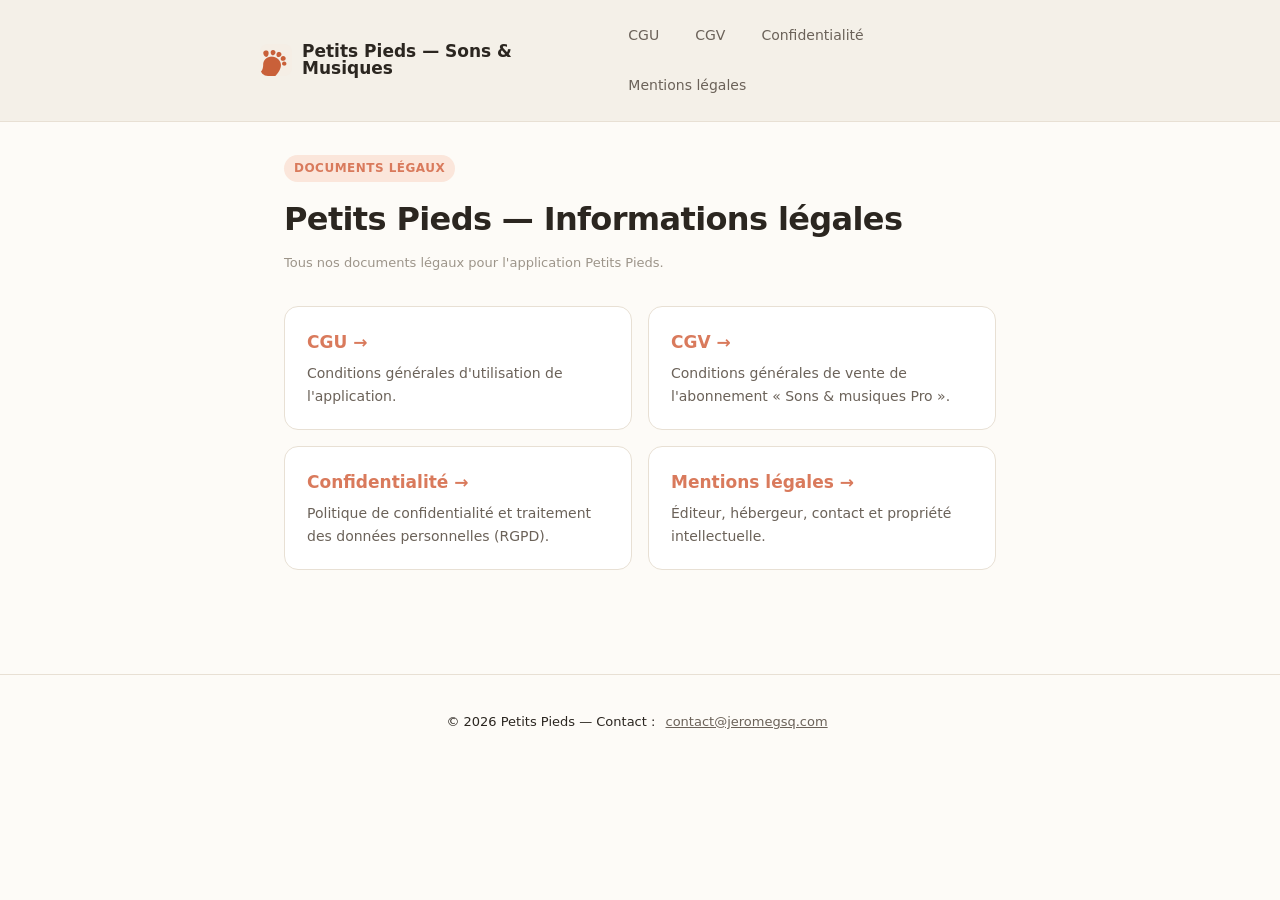
<file: index.html>
<!DOCTYPE html>
<html lang="fr">
  <head>
    <meta charset="UTF-8" />
    <meta name="viewport" content="width=device-width, initial-scale=1.0" />
    <meta name="robots" content="index, follow" />
    <title>Mentions légales — Petits Pieds</title>
    <meta name="description" content="Documents légaux de l'application Petits Pieds : CGU, CGV, politique de confidentialité et mentions légales." />
    <link rel="icon" type="image/png" href="icon.png" />
    <link rel="apple-touch-icon" href="icon.png" />
    <link rel="stylesheet" href="style.css" />
  </head>
  <body>
    <header class="site">
      <div class="wrap">
        <a class="brand" href="index.html"><img src="icon.png" alt="" /><span>Petits Pieds — Sons &amp; Musiques</span></a>
        <nav>
          <a href="cgu.html">CGU</a>
          <a href="cgv.html">CGV</a>
          <a href="confidentialite.html">Confidentialité</a>
          <a href="mentions-legales.html">Mentions légales</a>
        </nav>
      </div>
    </header>

    <main>
      <span class="kicker">Documents légaux</span>
      <h1>Petits Pieds — Informations légales</h1>
      <p class="updated">Tous nos documents légaux pour l'application Petits Pieds.</p>

      <div class="grid">
        <a class="card" href="cgu.html">
          <h3>CGU →</h3>
          <p>Conditions générales d'utilisation de l'application.</p>
        </a>
        <a class="card" href="cgv.html">
          <h3>CGV →</h3>
          <p>Conditions générales de vente de l'abonnement « Sons &amp; musiques Pro ».</p>
        </a>
        <a class="card" href="confidentialite.html">
          <h3>Confidentialité →</h3>
          <p>Politique de confidentialité et traitement des données personnelles (RGPD).</p>
        </a>
        <a class="card" href="mentions-legales.html">
          <h3>Mentions légales →</h3>
          <p>Éditeur, hébergeur, contact et propriété intellectuelle.</p>
        </a>
      </div>
    </main>

    <footer class="site">
      <p>© <span data-year>2026</span> Petits Pieds — Contact : <a href="mailto:contact@jeromegsq.com">contact@jeromegsq.com</a></p>
    </footer>

    <script src="script.js"></script>
  </body>
</html>
</file>
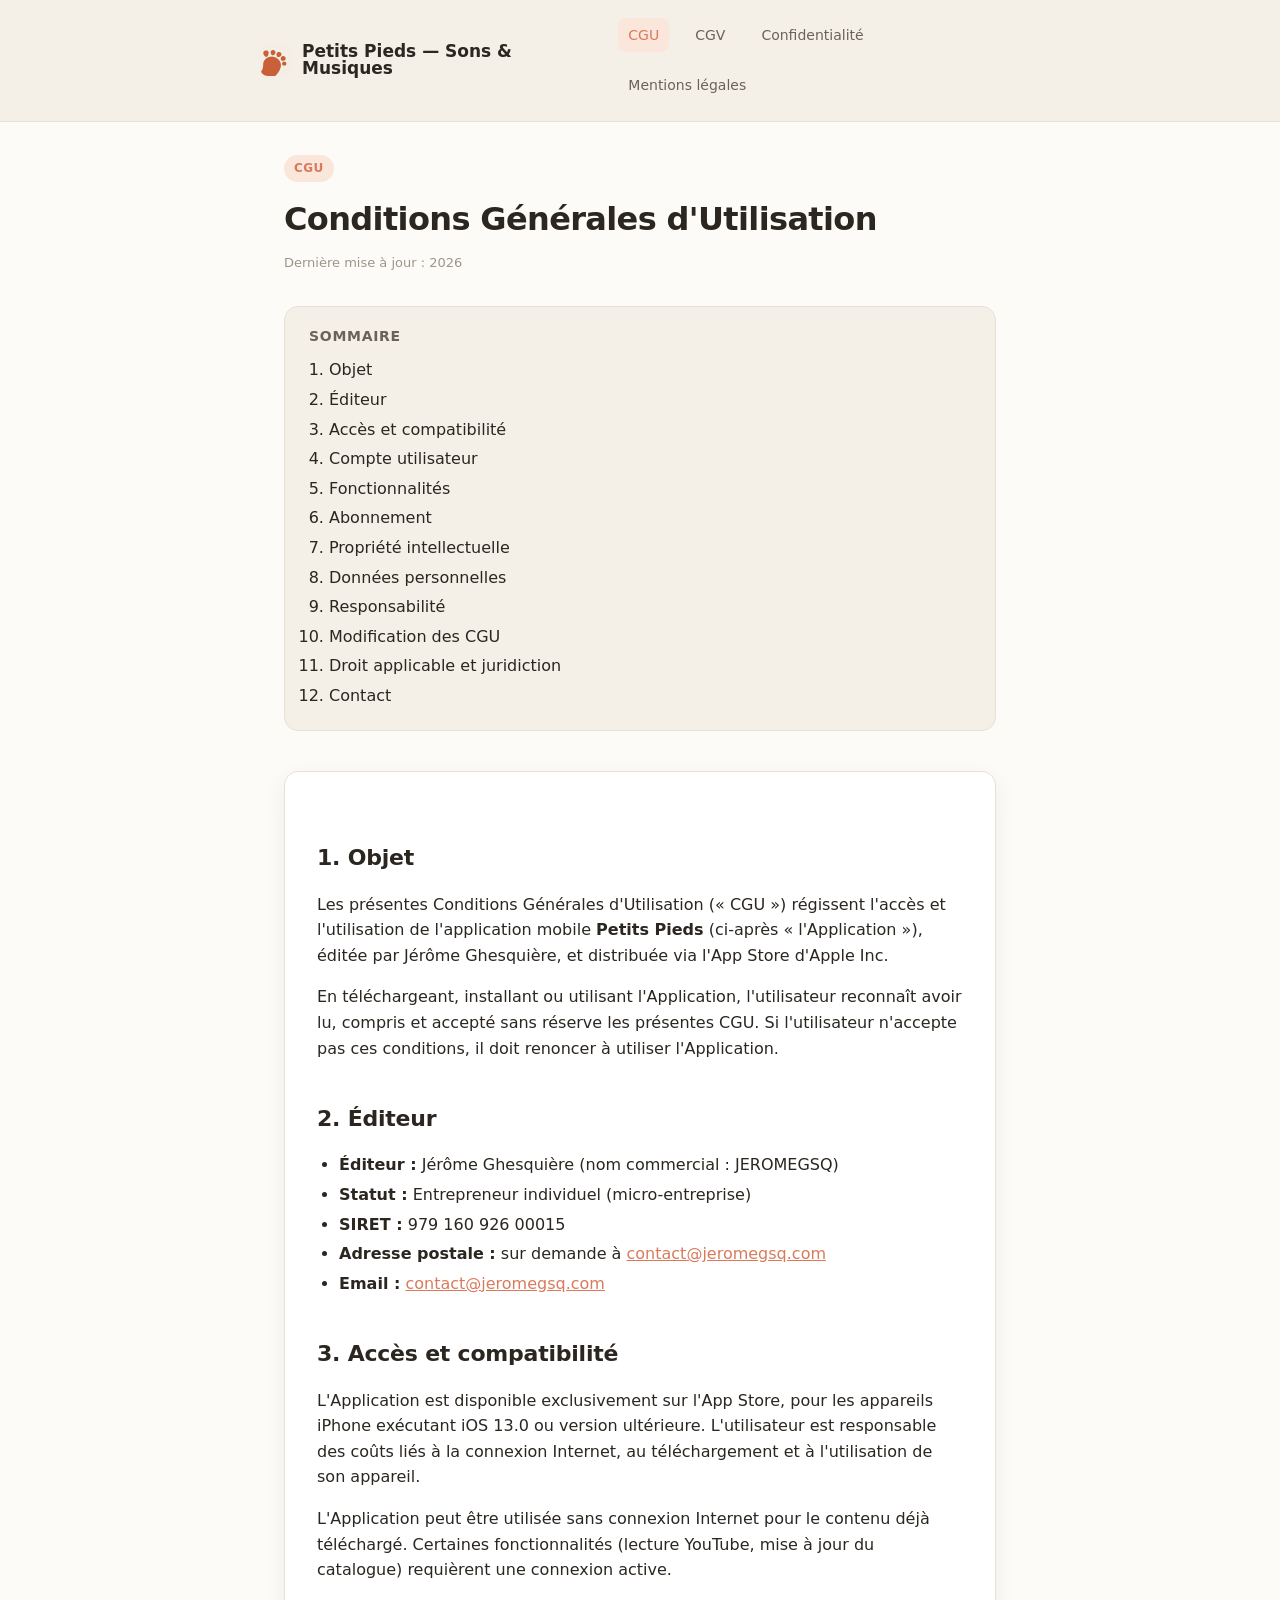
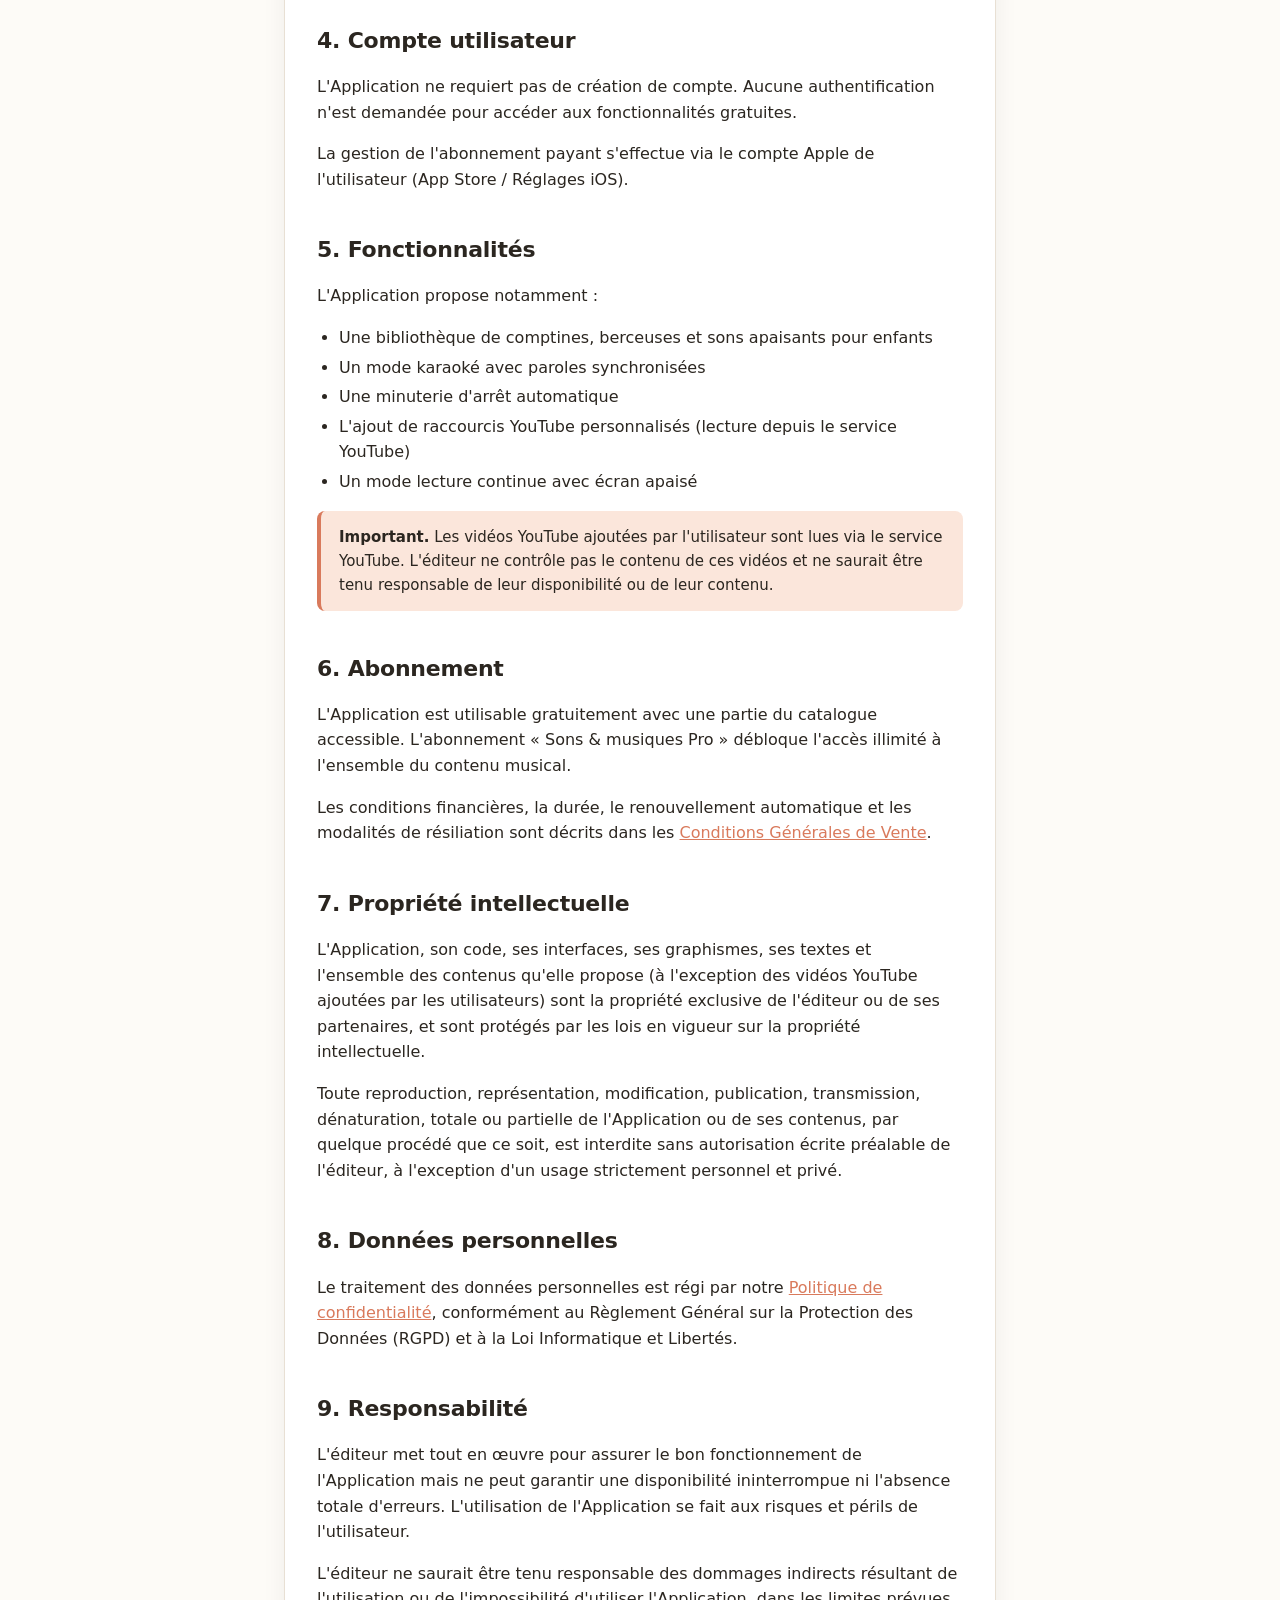
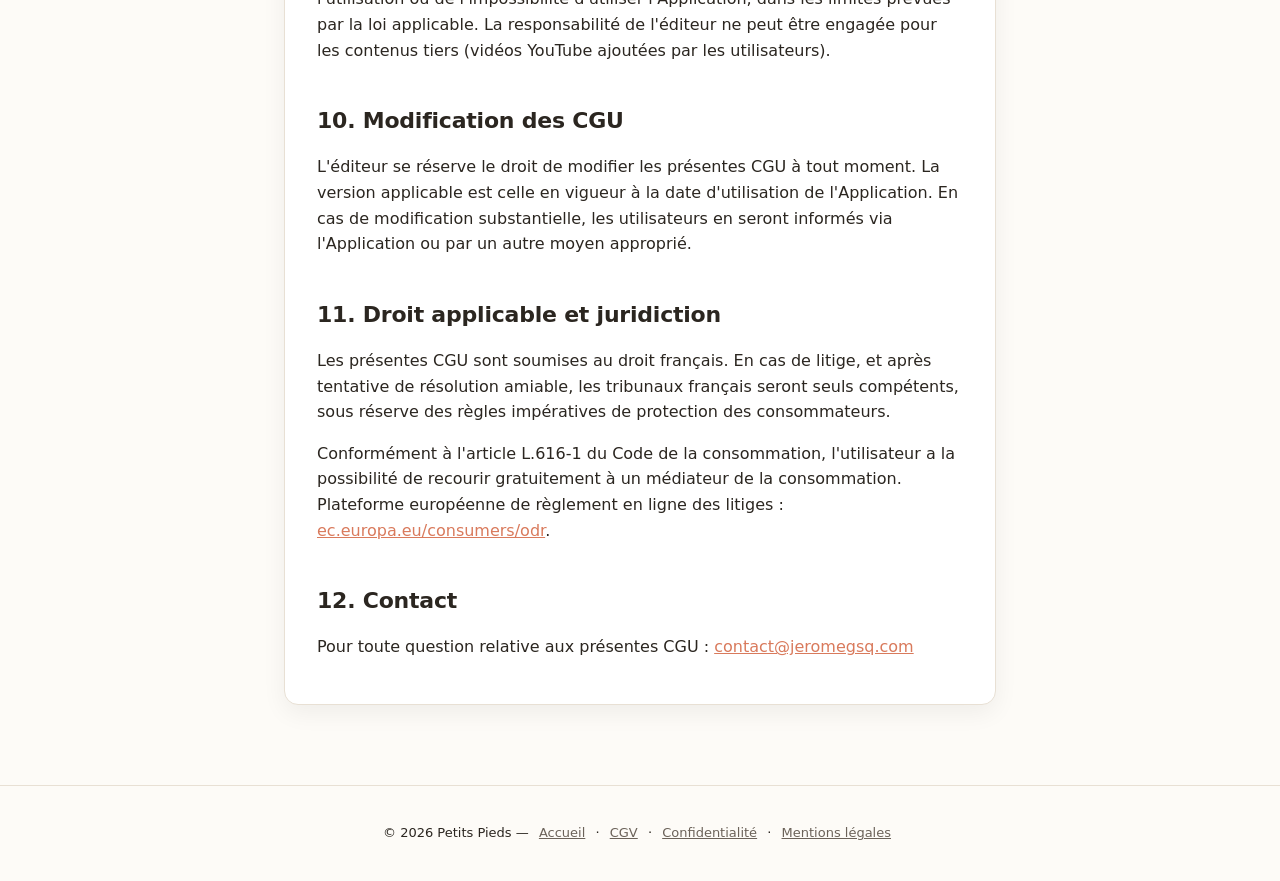
<file: cgu.html>
<!DOCTYPE html>
<html lang="fr">
  <head>
    <meta charset="UTF-8" />
    <meta name="viewport" content="width=device-width, initial-scale=1.0" />
    <title>Conditions Générales d'Utilisation — Petits Pieds</title>
    <meta name="description" content="Conditions générales d'utilisation de l'application Petits Pieds." />
    <link rel="icon" type="image/png" href="icon.png" />
    <link rel="apple-touch-icon" href="icon.png" />
    <link rel="stylesheet" href="style.css" />
  </head>
  <body>
    <header class="site">
      <div class="wrap">
        <a class="brand" href="index.html"><img src="icon.png" alt="" /><span>Petits Pieds — Sons &amp; Musiques</span></a>
        <nav>
          <a href="cgu.html">CGU</a>
          <a href="cgv.html">CGV</a>
          <a href="confidentialite.html">Confidentialité</a>
          <a href="mentions-legales.html">Mentions légales</a>
        </nav>
      </div>
    </header>

    <main>
      <span class="kicker">CGU</span>
      <h1>Conditions Générales d'Utilisation</h1>
      <p class="updated">Dernière mise à jour : <span data-year>2026</span></p>

      <nav class="toc" aria-label="Sommaire">
        <h2>Sommaire</h2>
        <ol>
          <li><a href="#objet">Objet</a></li>
          <li><a href="#editeur">Éditeur</a></li>
          <li><a href="#acces">Accès et compatibilité</a></li>
          <li><a href="#compte">Compte utilisateur</a></li>
          <li><a href="#fonctionnalites">Fonctionnalités</a></li>
          <li><a href="#abonnement">Abonnement</a></li>
          <li><a href="#propriete">Propriété intellectuelle</a></li>
          <li><a href="#donnees">Données personnelles</a></li>
          <li><a href="#responsabilite">Responsabilité</a></li>
          <li><a href="#modification">Modification des CGU</a></li>
          <li><a href="#droit">Droit applicable et juridiction</a></li>
          <li><a href="#contact">Contact</a></li>
        </ol>
      </nav>

      <article>
        <section id="objet">
          <h2>1. Objet</h2>
          <p>
            Les présentes Conditions Générales d'Utilisation (« CGU ») régissent l'accès et l'utilisation de
            l'application mobile <strong>Petits Pieds</strong> (ci-après « l'Application »), éditée par
            Jérôme Ghesquière, et distribuée via l'App Store d'Apple Inc.
          </p>
          <p>
            En téléchargeant, installant ou utilisant l'Application, l'utilisateur reconnaît avoir lu, compris
            et accepté sans réserve les présentes CGU. Si l'utilisateur n'accepte pas ces conditions, il doit
            renoncer à utiliser l'Application.
          </p>
        </section>

        <section id="editeur">
          <h2>2. Éditeur</h2>
          <ul>
            <li><strong>Éditeur :</strong> Jérôme Ghesquière (nom commercial : JEROMEGSQ)</li>
            <li><strong>Statut :</strong> Entrepreneur individuel (micro-entreprise)</li>
            <li><strong>SIRET :</strong> 979 160 926 00015</li>
            <li><strong>Adresse postale :</strong> sur demande à <a href="mailto:contact@jeromegsq.com">contact@jeromegsq.com</a></li>
            <li><strong>Email :</strong> <a href="mailto:contact@jeromegsq.com">contact@jeromegsq.com</a></li>
          </ul>
        </section>

        <section id="acces">
          <h2>3. Accès et compatibilité</h2>
          <p>
            L'Application est disponible exclusivement sur l'App Store, pour les appareils iPhone exécutant
            iOS 13.0 ou version ultérieure. L'utilisateur est responsable des coûts liés à la connexion
            Internet, au téléchargement et à l'utilisation de son appareil.
          </p>
          <p>
            L'Application peut être utilisée sans connexion Internet pour le contenu déjà téléchargé. Certaines
            fonctionnalités (lecture YouTube, mise à jour du catalogue) requièrent une connexion active.
          </p>
        </section>

        <section id="compte">
          <h2>4. Compte utilisateur</h2>
          <p>
            L'Application ne requiert pas de création de compte. Aucune authentification n'est demandée pour
            accéder aux fonctionnalités gratuites.
          </p>
          <p>
            La gestion de l'abonnement payant s'effectue via le compte Apple de l'utilisateur (App Store /
            Réglages iOS).
          </p>
        </section>

        <section id="fonctionnalites">
          <h2>5. Fonctionnalités</h2>
          <p>L'Application propose notamment :</p>
          <ul>
            <li>Une bibliothèque de comptines, berceuses et sons apaisants pour enfants</li>
            <li>Un mode karaoké avec paroles synchronisées</li>
            <li>Une minuterie d'arrêt automatique</li>
            <li>L'ajout de raccourcis YouTube personnalisés (lecture depuis le service YouTube)</li>
            <li>Un mode lecture continue avec écran apaisé</li>
          </ul>
          <div class="callout">
            <strong>Important.</strong> Les vidéos YouTube ajoutées par l'utilisateur sont lues via le service
            YouTube. L'éditeur ne contrôle pas le contenu de ces vidéos et ne saurait être tenu responsable de
            leur disponibilité ou de leur contenu.
          </div>
        </section>

        <section id="abonnement">
          <h2>6. Abonnement</h2>
          <p>
            L'Application est utilisable gratuitement avec une partie du catalogue accessible. L'abonnement
            « Sons &amp; musiques Pro » débloque l'accès illimité à l'ensemble du contenu musical.
          </p>
          <p>
            Les conditions financières, la durée, le renouvellement automatique et les modalités de résiliation
            sont décrits dans les <a href="cgv.html">Conditions Générales de Vente</a>.
          </p>
        </section>

        <section id="propriete">
          <h2>7. Propriété intellectuelle</h2>
          <p>
            L'Application, son code, ses interfaces, ses graphismes, ses textes et l'ensemble des contenus
            qu'elle propose (à l'exception des vidéos YouTube ajoutées par les utilisateurs) sont la propriété
            exclusive de l'éditeur ou de ses partenaires, et sont protégés par les lois en vigueur sur la
            propriété intellectuelle.
          </p>
          <p>
            Toute reproduction, représentation, modification, publication, transmission, dénaturation, totale
            ou partielle de l'Application ou de ses contenus, par quelque procédé que ce soit, est interdite
            sans autorisation écrite préalable de l'éditeur, à l'exception d'un usage strictement personnel et
            privé.
          </p>
        </section>

        <section id="donnees">
          <h2>8. Données personnelles</h2>
          <p>
            Le traitement des données personnelles est régi par notre
            <a href="confidentialite.html">Politique de confidentialité</a>, conformément au Règlement Général
            sur la Protection des Données (RGPD) et à la Loi Informatique et Libertés.
          </p>
        </section>

        <section id="responsabilite">
          <h2>9. Responsabilité</h2>
          <p>
            L'éditeur met tout en œuvre pour assurer le bon fonctionnement de l'Application mais ne peut
            garantir une disponibilité ininterrompue ni l'absence totale d'erreurs. L'utilisation de
            l'Application se fait aux risques et périls de l'utilisateur.
          </p>
          <p>
            L'éditeur ne saurait être tenu responsable des dommages indirects résultant de l'utilisation ou de
            l'impossibilité d'utiliser l'Application, dans les limites prévues par la loi applicable. La
            responsabilité de l'éditeur ne peut être engagée pour les contenus tiers (vidéos YouTube ajoutées
            par les utilisateurs).
          </p>
        </section>

        <section id="modification">
          <h2>10. Modification des CGU</h2>
          <p>
            L'éditeur se réserve le droit de modifier les présentes CGU à tout moment. La version applicable
            est celle en vigueur à la date d'utilisation de l'Application. En cas de modification
            substantielle, les utilisateurs en seront informés via l'Application ou par un autre moyen
            approprié.
          </p>
        </section>

        <section id="droit">
          <h2>11. Droit applicable et juridiction</h2>
          <p>
            Les présentes CGU sont soumises au droit français. En cas de litige, et après tentative de
            résolution amiable, les tribunaux français seront seuls compétents, sous réserve des règles
            impératives de protection des consommateurs.
          </p>
          <p>
            Conformément à l'article L.616-1 du Code de la consommation, l'utilisateur a la possibilité de
            recourir gratuitement à un médiateur de la consommation. Plateforme européenne de règlement en
            ligne des litiges :
            <a href="https://ec.europa.eu/consumers/odr" target="_blank" rel="noopener">ec.europa.eu/consumers/odr</a>.
          </p>
        </section>

        <section id="contact">
          <h2>12. Contact</h2>
          <p>
            Pour toute question relative aux présentes CGU :
            <a href="mailto:contact@jeromegsq.com">contact@jeromegsq.com</a>
          </p>
        </section>
      </article>
    </main>

    <button id="back-to-top" aria-label="Retour en haut" title="Retour en haut">↑</button>

    <footer class="site">
      <p>
        © <span data-year>2026</span> Petits Pieds —
        <a href="index.html">Accueil</a> ·
        <a href="cgv.html">CGV</a> ·
        <a href="confidentialite.html">Confidentialité</a> ·
        <a href="mentions-legales.html">Mentions légales</a>
      </p>
    </footer>

    <script src="script.js"></script>
  </body>
</html>
</file>
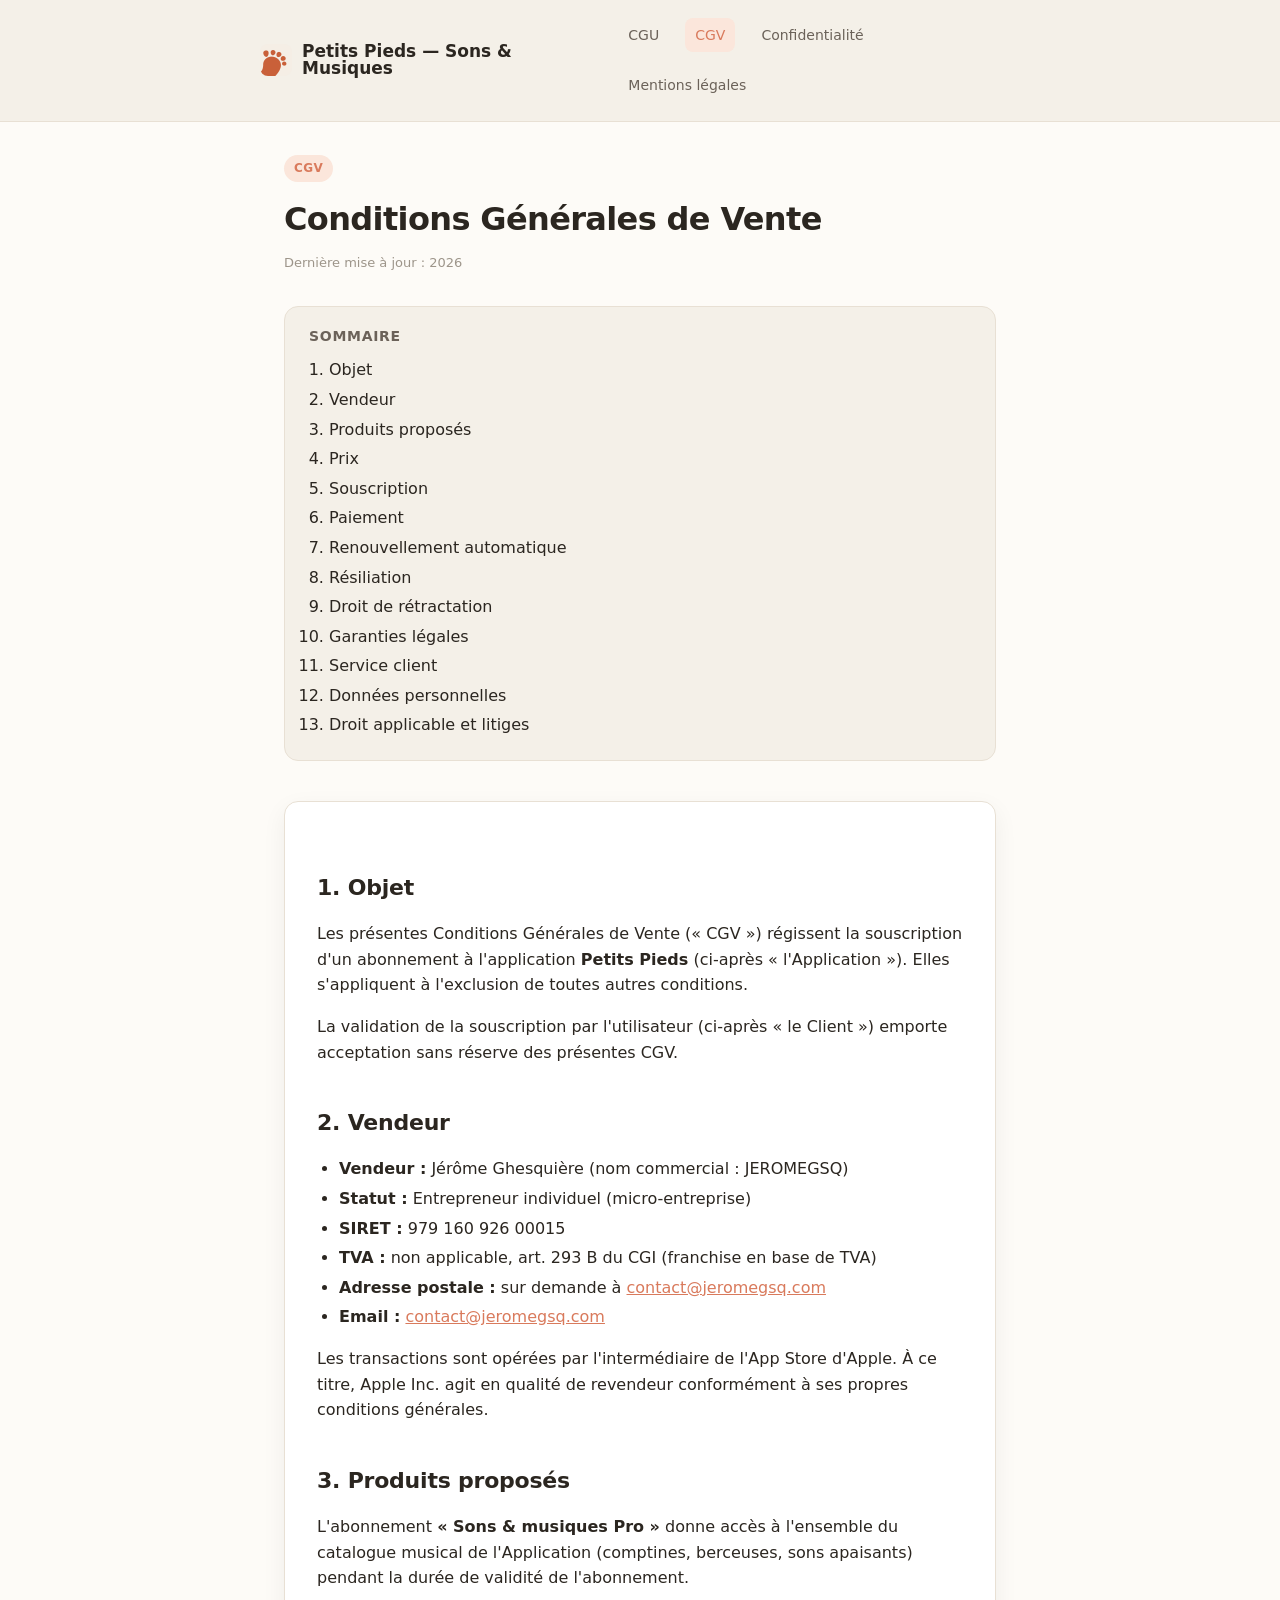
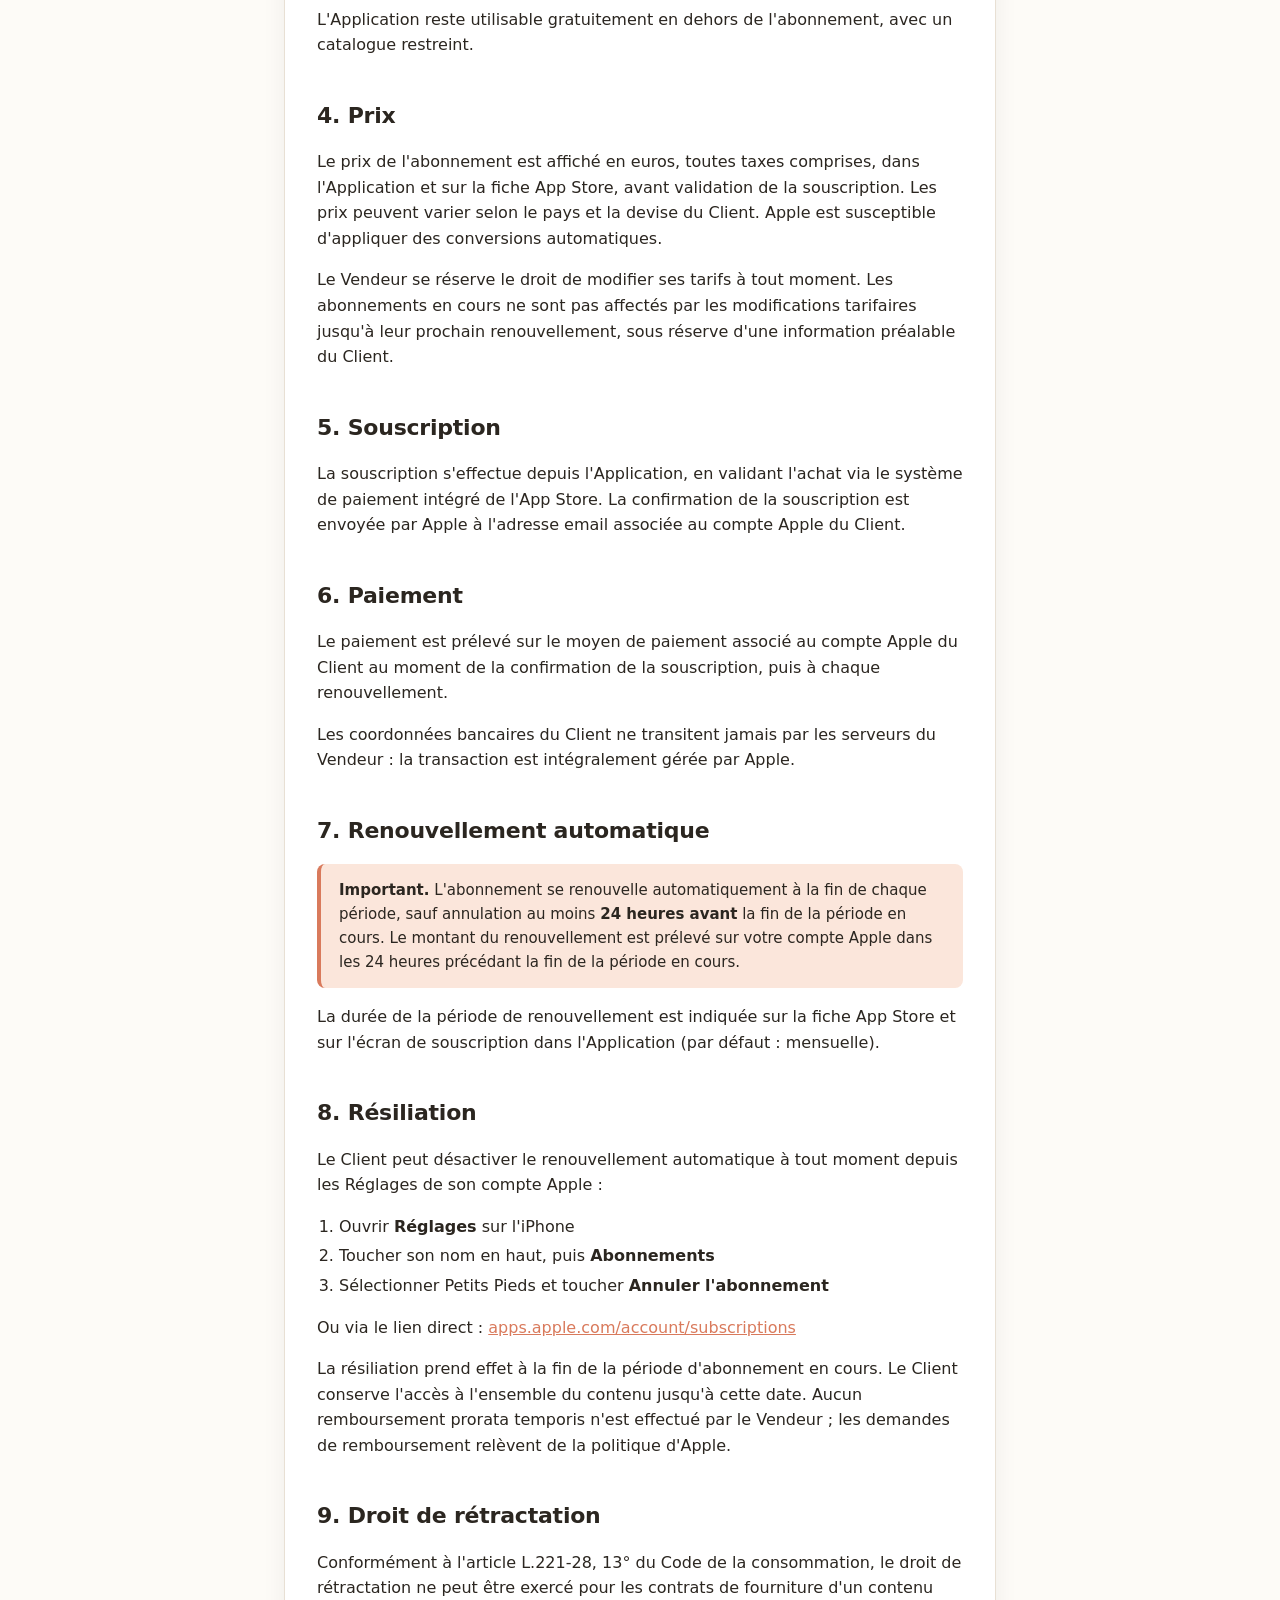
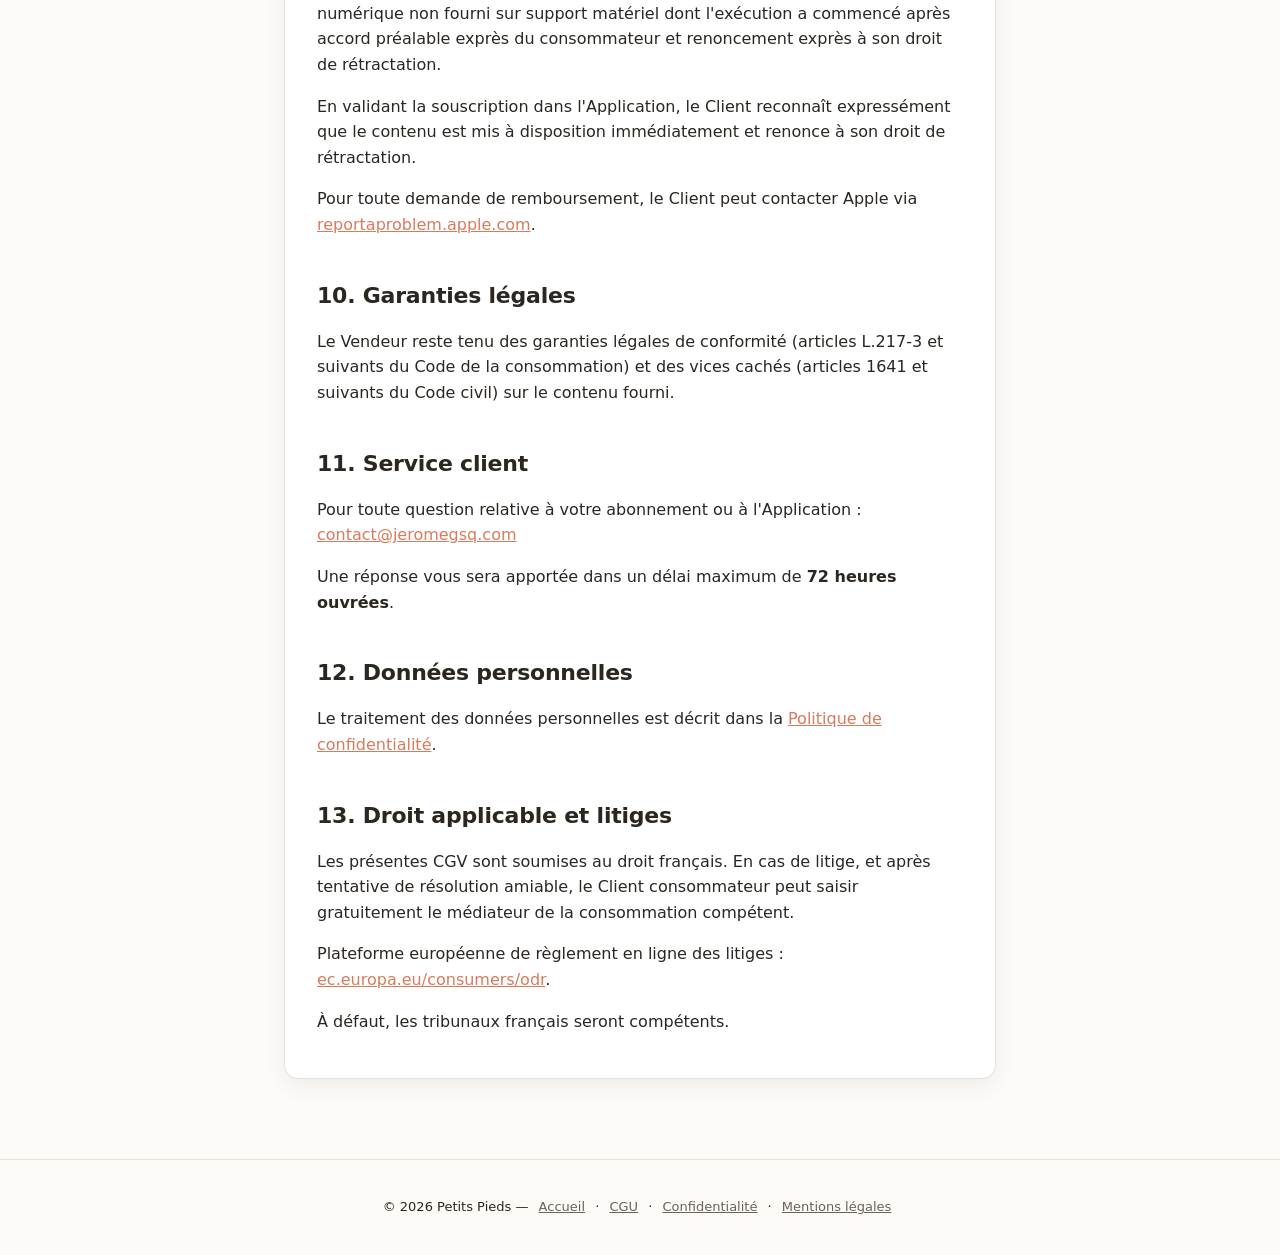
<file: cgv.html>
<!DOCTYPE html>
<html lang="fr">
  <head>
    <meta charset="UTF-8" />
    <meta name="viewport" content="width=device-width, initial-scale=1.0" />
    <title>Conditions Générales de Vente — Petits Pieds</title>
    <meta name="description" content="Conditions générales de vente de l'abonnement Petits Pieds." />
    <link rel="icon" type="image/png" href="icon.png" />
    <link rel="apple-touch-icon" href="icon.png" />
    <link rel="stylesheet" href="style.css" />
  </head>
  <body>
    <header class="site">
      <div class="wrap">
        <a class="brand" href="index.html"><img src="icon.png" alt="" /><span>Petits Pieds — Sons &amp; Musiques</span></a>
        <nav>
          <a href="cgu.html">CGU</a>
          <a href="cgv.html">CGV</a>
          <a href="confidentialite.html">Confidentialité</a>
          <a href="mentions-legales.html">Mentions légales</a>
        </nav>
      </div>
    </header>

    <main>
      <span class="kicker">CGV</span>
      <h1>Conditions Générales de Vente</h1>
      <p class="updated">Dernière mise à jour : <span data-year>2026</span></p>

      <nav class="toc" aria-label="Sommaire">
        <h2>Sommaire</h2>
        <ol>
          <li><a href="#objet">Objet</a></li>
          <li><a href="#vendeur">Vendeur</a></li>
          <li><a href="#produits">Produits proposés</a></li>
          <li><a href="#prix">Prix</a></li>
          <li><a href="#commande">Souscription</a></li>
          <li><a href="#paiement">Paiement</a></li>
          <li><a href="#renouvellement">Renouvellement automatique</a></li>
          <li><a href="#resiliation">Résiliation</a></li>
          <li><a href="#retractation">Droit de rétractation</a></li>
          <li><a href="#garantie">Garanties légales</a></li>
          <li><a href="#service-client">Service client</a></li>
          <li><a href="#donnees">Données personnelles</a></li>
          <li><a href="#droit">Droit applicable et litiges</a></li>
        </ol>
      </nav>

      <article>
        <section id="objet">
          <h2>1. Objet</h2>
          <p>
            Les présentes Conditions Générales de Vente (« CGV ») régissent la souscription d'un abonnement à
            l'application <strong>Petits Pieds</strong> (ci-après « l'Application »). Elles s'appliquent à
            l'exclusion de toutes autres conditions.
          </p>
          <p>
            La validation de la souscription par l'utilisateur (ci-après « le Client ») emporte acceptation
            sans réserve des présentes CGV.
          </p>
        </section>

        <section id="vendeur">
          <h2>2. Vendeur</h2>
          <ul>
            <li><strong>Vendeur :</strong> Jérôme Ghesquière (nom commercial : JEROMEGSQ)</li>
            <li><strong>Statut :</strong> Entrepreneur individuel (micro-entreprise)</li>
            <li><strong>SIRET :</strong> 979 160 926 00015</li>
            <li><strong>TVA :</strong> non applicable, art. 293 B du CGI (franchise en base de TVA)</li>
            <li><strong>Adresse postale :</strong> sur demande à <a href="mailto:contact@jeromegsq.com">contact@jeromegsq.com</a></li>
            <li><strong>Email :</strong> <a href="mailto:contact@jeromegsq.com">contact@jeromegsq.com</a></li>
          </ul>
          <p>
            Les transactions sont opérées par l'intermédiaire de l'App Store d'Apple. À ce titre, Apple Inc.
            agit en qualité de revendeur conformément à ses propres conditions générales.
          </p>
        </section>

        <section id="produits">
          <h2>3. Produits proposés</h2>
          <p>
            L'abonnement <strong>« Sons &amp; musiques Pro »</strong> donne accès à l'ensemble du catalogue
            musical de l'Application (comptines, berceuses, sons apaisants) pendant la durée de validité de
            l'abonnement.
          </p>
          <p>
            L'Application reste utilisable gratuitement en dehors de l'abonnement, avec un catalogue restreint.
          </p>
        </section>

        <section id="prix">
          <h2>4. Prix</h2>
          <p>
            Le prix de l'abonnement est affiché en euros, toutes taxes comprises, dans l'Application et sur la
            fiche App Store, avant validation de la souscription. Les prix peuvent varier selon le pays et la
            devise du Client. Apple est susceptible d'appliquer des conversions automatiques.
          </p>
          <p>
            Le Vendeur se réserve le droit de modifier ses tarifs à tout moment. Les abonnements en cours ne
            sont pas affectés par les modifications tarifaires jusqu'à leur prochain renouvellement, sous
            réserve d'une information préalable du Client.
          </p>
        </section>

        <section id="commande">
          <h2>5. Souscription</h2>
          <p>
            La souscription s'effectue depuis l'Application, en validant l'achat via le système de paiement
            intégré de l'App Store. La confirmation de la souscription est envoyée par Apple à l'adresse email
            associée au compte Apple du Client.
          </p>
        </section>

        <section id="paiement">
          <h2>6. Paiement</h2>
          <p>
            Le paiement est prélevé sur le moyen de paiement associé au compte Apple du Client au moment de la
            confirmation de la souscription, puis à chaque renouvellement.
          </p>
          <p>
            Les coordonnées bancaires du Client ne transitent jamais par les serveurs du Vendeur : la
            transaction est intégralement gérée par Apple.
          </p>
        </section>

        <section id="renouvellement">
          <h2>7. Renouvellement automatique</h2>
          <div class="callout">
            <strong>Important.</strong> L'abonnement se renouvelle automatiquement à la fin de chaque période,
            sauf annulation au moins <strong>24 heures avant</strong> la fin de la période en cours. Le montant
            du renouvellement est prélevé sur votre compte Apple dans les 24 heures précédant la fin de la
            période en cours.
          </div>
          <p>
            La durée de la période de renouvellement est indiquée sur la fiche App Store et sur l'écran de
            souscription dans l'Application (par défaut : mensuelle).
          </p>
        </section>

        <section id="resiliation">
          <h2>8. Résiliation</h2>
          <p>
            Le Client peut désactiver le renouvellement automatique à tout moment depuis les Réglages de son
            compte Apple :
          </p>
          <ol>
            <li>Ouvrir <strong>Réglages</strong> sur l'iPhone</li>
            <li>Toucher son nom en haut, puis <strong>Abonnements</strong></li>
            <li>Sélectionner Petits Pieds et toucher <strong>Annuler l'abonnement</strong></li>
          </ol>
          <p>
            Ou via le lien direct :
            <a href="https://apps.apple.com/account/subscriptions" target="_blank" rel="noopener">
              apps.apple.com/account/subscriptions
            </a>
          </p>
          <p>
            La résiliation prend effet à la fin de la période d'abonnement en cours. Le Client conserve l'accès
            à l'ensemble du contenu jusqu'à cette date. Aucun remboursement prorata temporis n'est effectué par
            le Vendeur ; les demandes de remboursement relèvent de la politique d'Apple.
          </p>
        </section>

        <section id="retractation">
          <h2>9. Droit de rétractation</h2>
          <p>
            Conformément à l'article L.221-28, 13° du Code de la consommation, le droit de rétractation ne peut
            être exercé pour les contrats de fourniture d'un contenu numérique non fourni sur support matériel
            dont l'exécution a commencé après accord préalable exprès du consommateur et renoncement exprès à
            son droit de rétractation.
          </p>
          <p>
            En validant la souscription dans l'Application, le Client reconnaît expressément que le contenu est
            mis à disposition immédiatement et renonce à son droit de rétractation.
          </p>
          <p>
            Pour toute demande de remboursement, le Client peut contacter Apple via
            <a href="https://reportaproblem.apple.com" target="_blank" rel="noopener">reportaproblem.apple.com</a>.
          </p>
        </section>

        <section id="garantie">
          <h2>10. Garanties légales</h2>
          <p>
            Le Vendeur reste tenu des garanties légales de conformité (articles L.217-3 et suivants du Code de
            la consommation) et des vices cachés (articles 1641 et suivants du Code civil) sur le contenu
            fourni.
          </p>
        </section>

        <section id="service-client">
          <h2>11. Service client</h2>
          <p>
            Pour toute question relative à votre abonnement ou à l'Application :
            <a href="mailto:contact@jeromegsq.com">contact@jeromegsq.com</a>
          </p>
          <p>
            Une réponse vous sera apportée dans un délai maximum de <strong>72 heures ouvrées</strong>.
          </p>
        </section>

        <section id="donnees">
          <h2>12. Données personnelles</h2>
          <p>
            Le traitement des données personnelles est décrit dans la
            <a href="confidentialite.html">Politique de confidentialité</a>.
          </p>
        </section>

        <section id="droit">
          <h2>13. Droit applicable et litiges</h2>
          <p>
            Les présentes CGV sont soumises au droit français. En cas de litige, et après tentative de
            résolution amiable, le Client consommateur peut saisir gratuitement le médiateur de la consommation
            compétent.
          </p>
          <p>
            Plateforme européenne de règlement en ligne des litiges :
            <a href="https://ec.europa.eu/consumers/odr" target="_blank" rel="noopener">ec.europa.eu/consumers/odr</a>.
          </p>
          <p>À défaut, les tribunaux français seront compétents.</p>
        </section>
      </article>
    </main>

    <button id="back-to-top" aria-label="Retour en haut" title="Retour en haut">↑</button>

    <footer class="site">
      <p>
        © <span data-year>2026</span> Petits Pieds —
        <a href="index.html">Accueil</a> ·
        <a href="cgu.html">CGU</a> ·
        <a href="confidentialite.html">Confidentialité</a> ·
        <a href="mentions-legales.html">Mentions légales</a>
      </p>
    </footer>

    <script src="script.js"></script>
  </body>
</html>
</file>
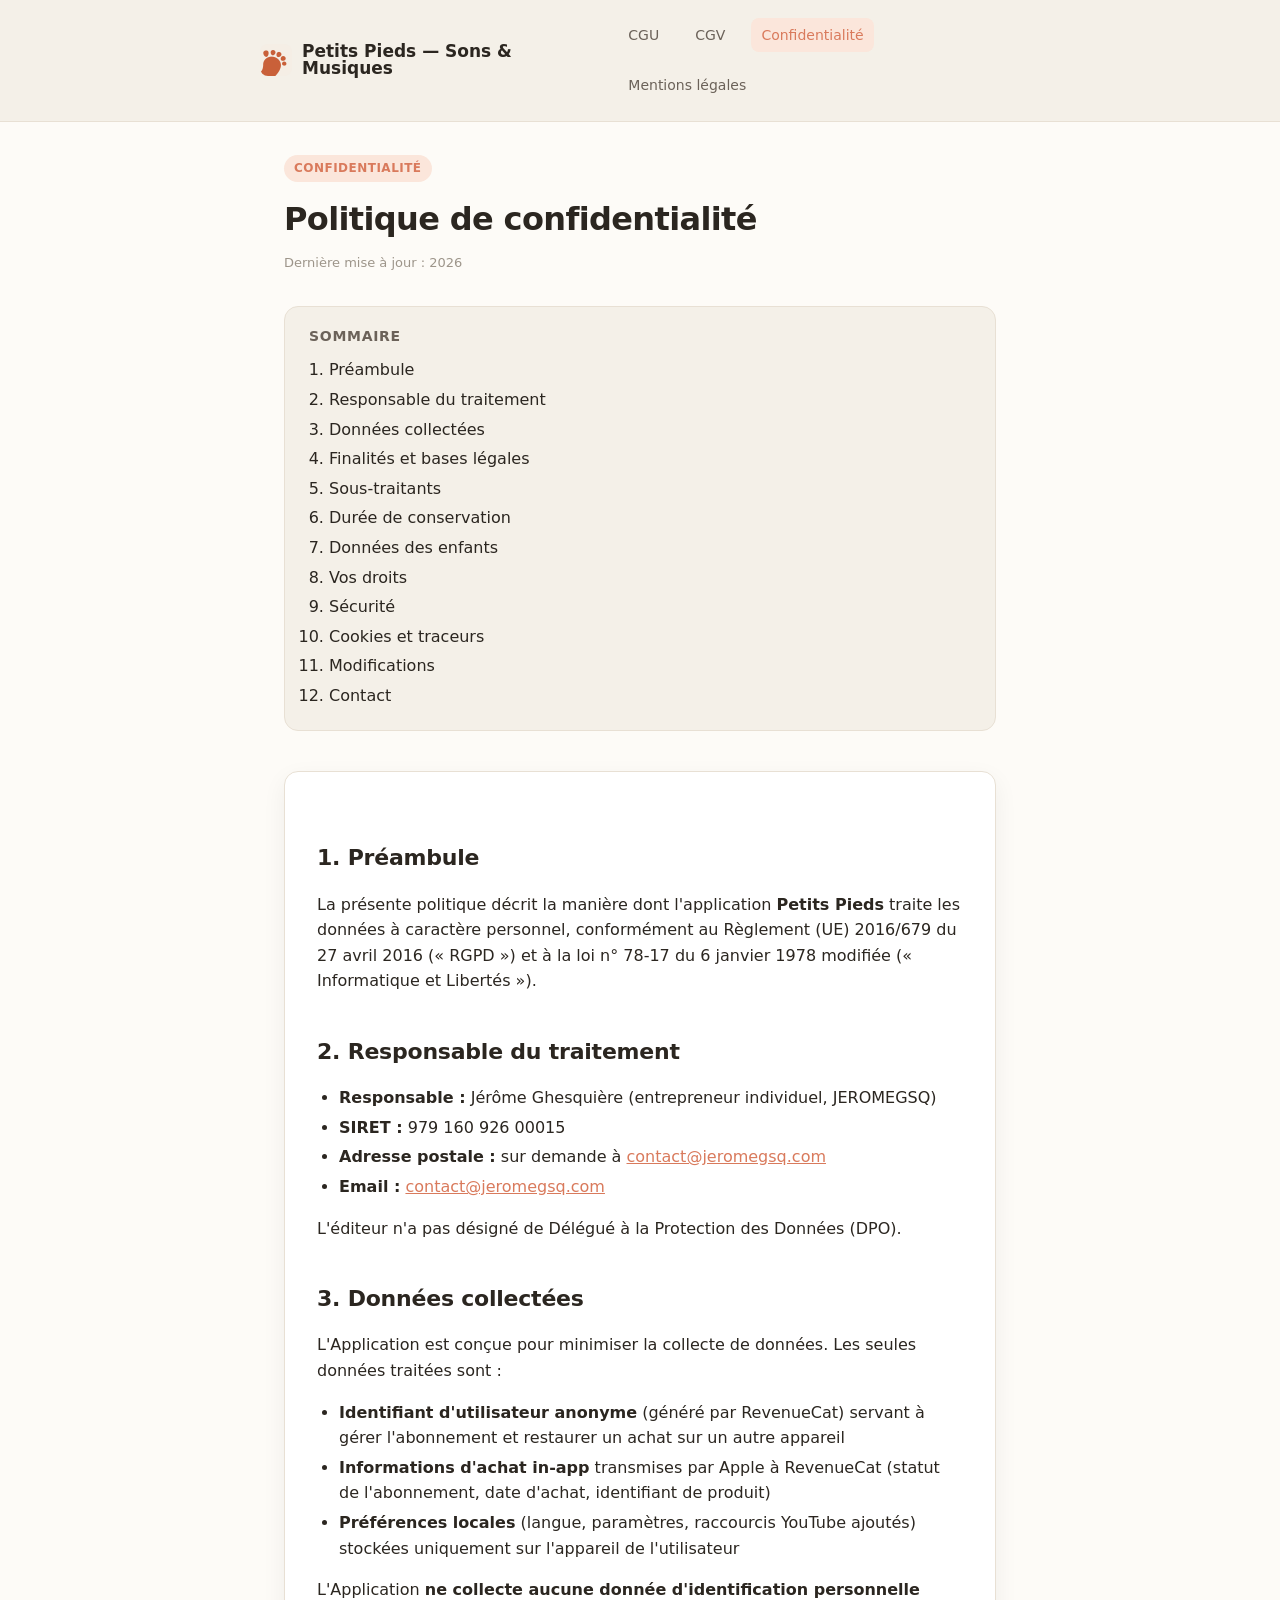
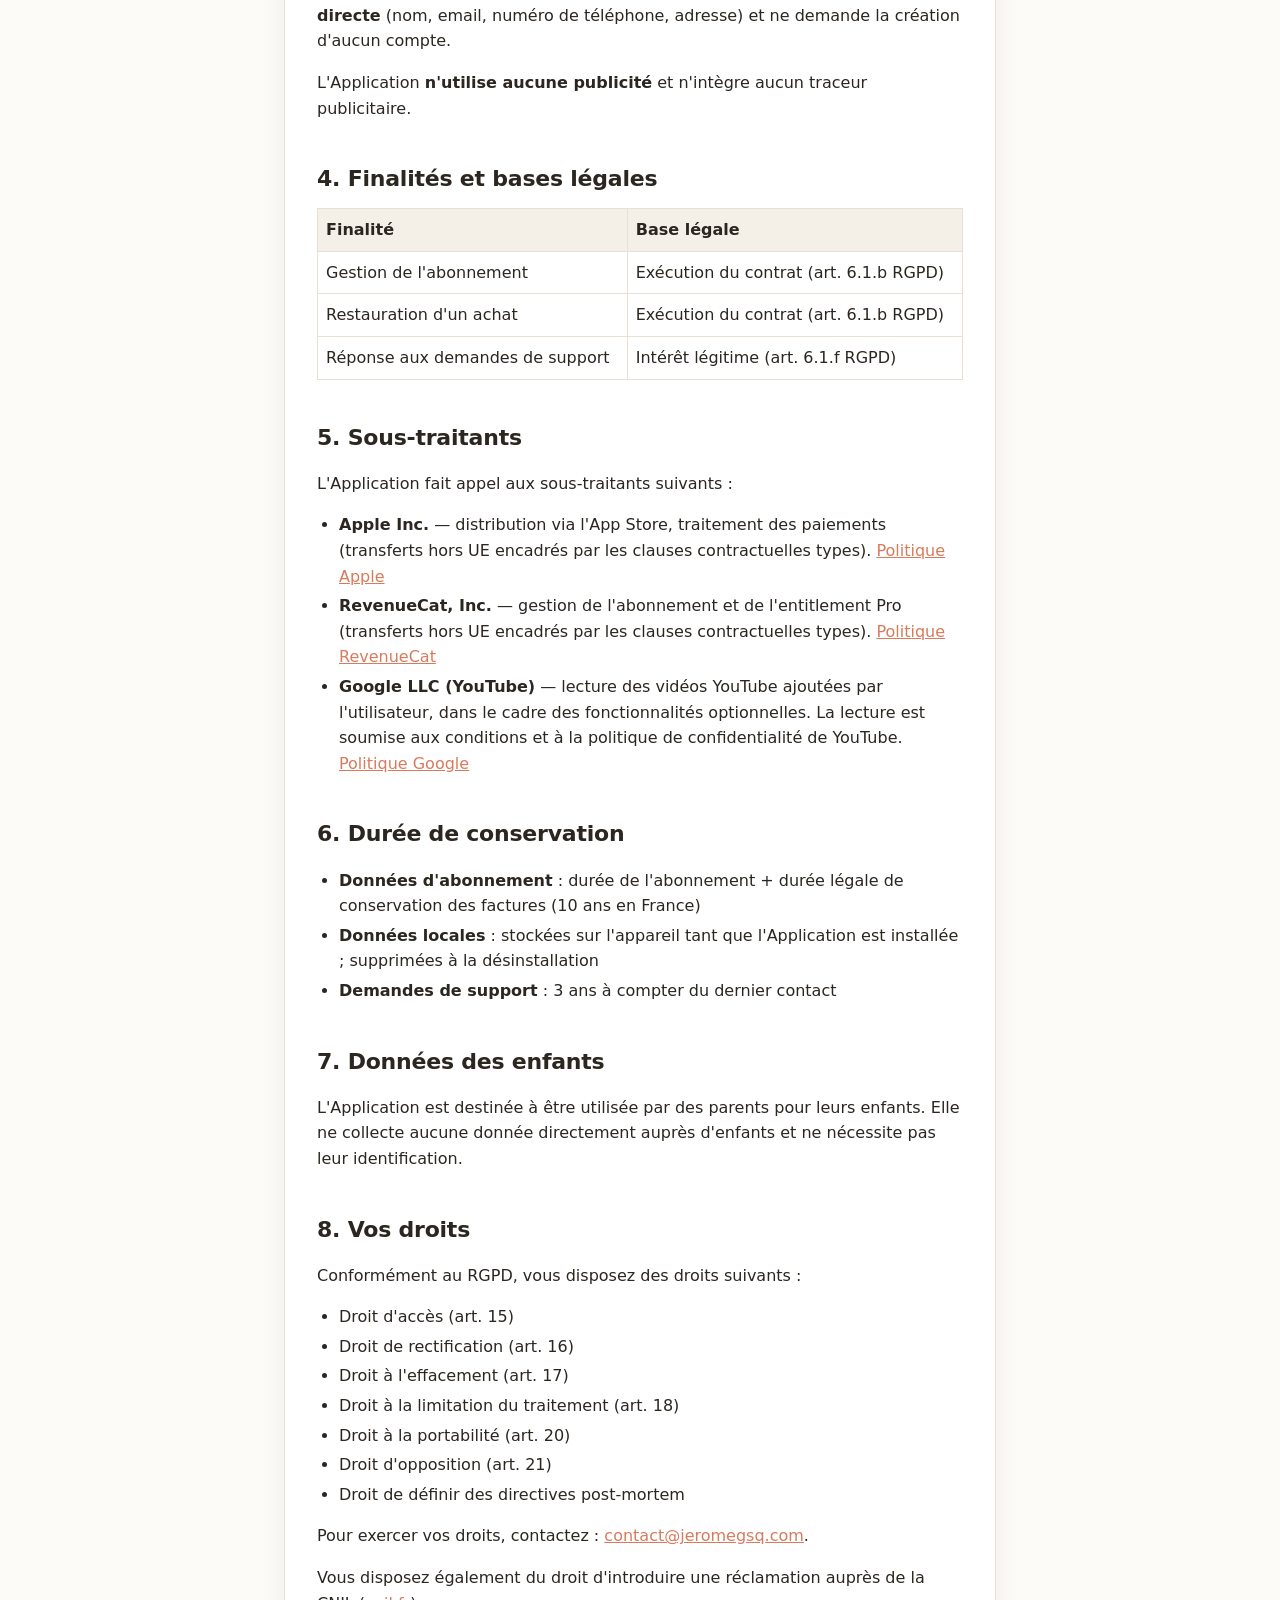
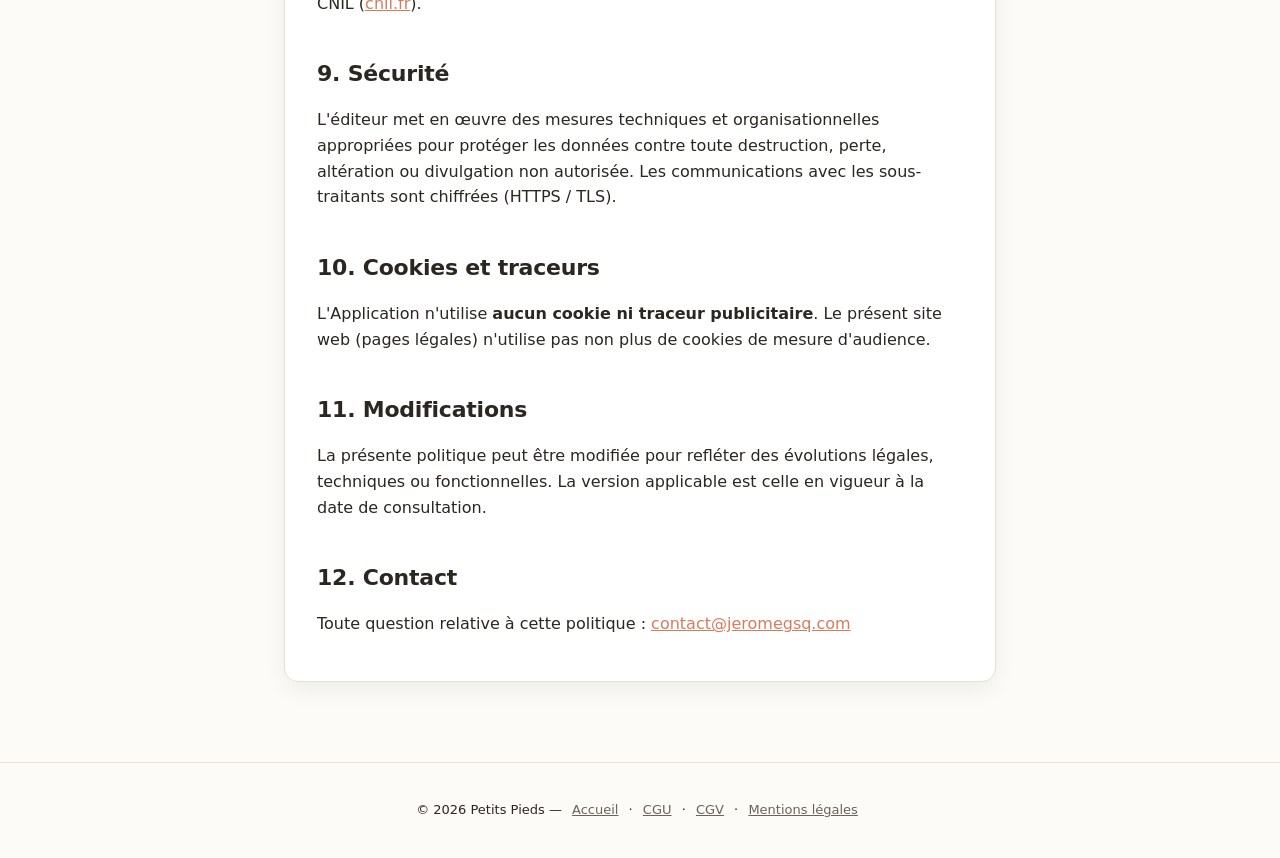
<file: confidentialite.html>
<!DOCTYPE html>
<html lang="fr">
  <head>
    <meta charset="UTF-8" />
    <meta name="viewport" content="width=device-width, initial-scale=1.0" />
    <title>Politique de confidentialité — Petits Pieds</title>
    <meta name="description" content="Politique de confidentialité et traitement des données personnelles (RGPD) de l'application Petits Pieds." />
    <link rel="icon" type="image/png" href="icon.png" />
    <link rel="apple-touch-icon" href="icon.png" />
    <link rel="stylesheet" href="style.css" />
  </head>
  <body>
    <header class="site">
      <div class="wrap">
        <a class="brand" href="index.html"><img src="icon.png" alt="" /><span>Petits Pieds — Sons &amp; Musiques</span></a>
        <nav>
          <a href="cgu.html">CGU</a>
          <a href="cgv.html">CGV</a>
          <a href="confidentialite.html">Confidentialité</a>
          <a href="mentions-legales.html">Mentions légales</a>
        </nav>
      </div>
    </header>

    <main>
      <span class="kicker">Confidentialité</span>
      <h1>Politique de confidentialité</h1>
      <p class="updated">Dernière mise à jour : <span data-year>2026</span></p>

      <nav class="toc" aria-label="Sommaire">
        <h2>Sommaire</h2>
        <ol>
          <li><a href="#intro">Préambule</a></li>
          <li><a href="#responsable">Responsable du traitement</a></li>
          <li><a href="#donnees">Données collectées</a></li>
          <li><a href="#finalites">Finalités et bases légales</a></li>
          <li><a href="#sous-traitants">Sous-traitants</a></li>
          <li><a href="#duree">Durée de conservation</a></li>
          <li><a href="#enfants">Données des enfants</a></li>
          <li><a href="#droits">Vos droits</a></li>
          <li><a href="#securite">Sécurité</a></li>
          <li><a href="#cookies">Cookies et traceurs</a></li>
          <li><a href="#modifications">Modifications</a></li>
          <li><a href="#contact">Contact</a></li>
        </ol>
      </nav>

      <article>
        <section id="intro">
          <h2>1. Préambule</h2>
          <p>
            La présente politique décrit la manière dont l'application <strong>Petits Pieds</strong> traite les
            données à caractère personnel, conformément au Règlement (UE) 2016/679 du 27 avril 2016 (« RGPD »)
            et à la loi n° 78-17 du 6 janvier 1978 modifiée (« Informatique et Libertés »).
          </p>
        </section>

        <section id="responsable">
          <h2>2. Responsable du traitement</h2>
          <ul>
            <li><strong>Responsable :</strong> Jérôme Ghesquière (entrepreneur individuel, JEROMEGSQ)</li>
            <li><strong>SIRET :</strong> 979 160 926 00015</li>
            <li><strong>Adresse postale :</strong> sur demande à <a href="mailto:contact@jeromegsq.com">contact@jeromegsq.com</a></li>
            <li><strong>Email :</strong> <a href="mailto:contact@jeromegsq.com">contact@jeromegsq.com</a></li>
          </ul>
          <p>L'éditeur n'a pas désigné de Délégué à la Protection des Données (DPO).</p>
        </section>

        <section id="donnees">
          <h2>3. Données collectées</h2>
          <p>L'Application est conçue pour minimiser la collecte de données. Les seules données traitées sont :</p>
          <ul>
            <li>
              <strong>Identifiant d'utilisateur anonyme</strong> (généré par RevenueCat) servant à gérer
              l'abonnement et restaurer un achat sur un autre appareil
            </li>
            <li>
              <strong>Informations d'achat in-app</strong> transmises par Apple à RevenueCat (statut de
              l'abonnement, date d'achat, identifiant de produit)
            </li>
            <li>
              <strong>Préférences locales</strong> (langue, paramètres, raccourcis YouTube ajoutés) stockées
              uniquement sur l'appareil de l'utilisateur
            </li>
          </ul>
          <p>
            L'Application <strong>ne collecte aucune donnée d'identification personnelle directe</strong>
            (nom, email, numéro de téléphone, adresse) et ne demande la création d'aucun compte.
          </p>
          <p>L'Application <strong>n'utilise aucune publicité</strong> et n'intègre aucun traceur publicitaire.</p>
        </section>

        <section id="finalites">
          <h2>4. Finalités et bases légales</h2>
          <table style="width:100%;border-collapse:collapse;margin-top:12px;">
            <thead>
              <tr style="background:var(--bg-alt);">
                <th style="text-align:left;padding:8px;border:1px solid var(--border);">Finalité</th>
                <th style="text-align:left;padding:8px;border:1px solid var(--border);">Base légale</th>
              </tr>
            </thead>
            <tbody>
              <tr>
                <td style="padding:8px;border:1px solid var(--border);">Gestion de l'abonnement</td>
                <td style="padding:8px;border:1px solid var(--border);">Exécution du contrat (art. 6.1.b RGPD)</td>
              </tr>
              <tr>
                <td style="padding:8px;border:1px solid var(--border);">Restauration d'un achat</td>
                <td style="padding:8px;border:1px solid var(--border);">Exécution du contrat (art. 6.1.b RGPD)</td>
              </tr>
              <tr>
                <td style="padding:8px;border:1px solid var(--border);">Réponse aux demandes de support</td>
                <td style="padding:8px;border:1px solid var(--border);">Intérêt légitime (art. 6.1.f RGPD)</td>
              </tr>
            </tbody>
          </table>
        </section>

        <section id="sous-traitants">
          <h2>5. Sous-traitants</h2>
          <p>L'Application fait appel aux sous-traitants suivants :</p>
          <ul>
            <li>
              <strong>Apple Inc.</strong> — distribution via l'App Store, traitement des paiements
              (transferts hors UE encadrés par les clauses contractuelles types).
              <a href="https://www.apple.com/legal/privacy/" target="_blank" rel="noopener">Politique Apple</a>
            </li>
            <li>
              <strong>RevenueCat, Inc.</strong> — gestion de l'abonnement et de l'entitlement Pro
              (transferts hors UE encadrés par les clauses contractuelles types).
              <a href="https://www.revenuecat.com/privacy" target="_blank" rel="noopener">Politique RevenueCat</a>
            </li>
            <li>
              <strong>Google LLC (YouTube)</strong> — lecture des vidéos YouTube ajoutées par l'utilisateur,
              dans le cadre des fonctionnalités optionnelles. La lecture est soumise aux conditions et à la
              politique de confidentialité de YouTube.
              <a href="https://policies.google.com/privacy" target="_blank" rel="noopener">Politique Google</a>
            </li>
          </ul>
        </section>

        <section id="duree">
          <h2>6. Durée de conservation</h2>
          <ul>
            <li>
              <strong>Données d'abonnement</strong> : durée de l'abonnement + durée légale de conservation des
              factures (10 ans en France)
            </li>
            <li>
              <strong>Données locales</strong> : stockées sur l'appareil tant que l'Application est installée ;
              supprimées à la désinstallation
            </li>
            <li><strong>Demandes de support</strong> : 3 ans à compter du dernier contact</li>
          </ul>
        </section>

        <section id="enfants">
          <h2>7. Données des enfants</h2>
          <p>
            L'Application est destinée à être utilisée par des parents pour leurs enfants. Elle ne collecte
            aucune donnée directement auprès d'enfants et ne nécessite pas leur identification.
          </p>
        </section>

        <section id="droits">
          <h2>8. Vos droits</h2>
          <p>Conformément au RGPD, vous disposez des droits suivants :</p>
          <ul>
            <li>Droit d'accès (art. 15)</li>
            <li>Droit de rectification (art. 16)</li>
            <li>Droit à l'effacement (art. 17)</li>
            <li>Droit à la limitation du traitement (art. 18)</li>
            <li>Droit à la portabilité (art. 20)</li>
            <li>Droit d'opposition (art. 21)</li>
            <li>Droit de définir des directives post-mortem</li>
          </ul>
          <p>
            Pour exercer vos droits, contactez :
            <a href="mailto:contact@jeromegsq.com">contact@jeromegsq.com</a>.
          </p>
          <p>
            Vous disposez également du droit d'introduire une réclamation auprès de la CNIL
            (<a href="https://www.cnil.fr/" target="_blank" rel="noopener">cnil.fr</a>).
          </p>
        </section>

        <section id="securite">
          <h2>9. Sécurité</h2>
          <p>
            L'éditeur met en œuvre des mesures techniques et organisationnelles appropriées pour protéger les
            données contre toute destruction, perte, altération ou divulgation non autorisée. Les communications
            avec les sous-traitants sont chiffrées (HTTPS / TLS).
          </p>
        </section>

        <section id="cookies">
          <h2>10. Cookies et traceurs</h2>
          <p>
            L'Application n'utilise <strong>aucun cookie ni traceur publicitaire</strong>. Le présent site web
            (pages légales) n'utilise pas non plus de cookies de mesure d'audience.
          </p>
        </section>

        <section id="modifications">
          <h2>11. Modifications</h2>
          <p>
            La présente politique peut être modifiée pour refléter des évolutions légales, techniques ou
            fonctionnelles. La version applicable est celle en vigueur à la date de consultation.
          </p>
        </section>

        <section id="contact">
          <h2>12. Contact</h2>
          <p>
            Toute question relative à cette politique :
            <a href="mailto:contact@jeromegsq.com">contact@jeromegsq.com</a>
          </p>
        </section>
      </article>
    </main>

    <button id="back-to-top" aria-label="Retour en haut" title="Retour en haut">↑</button>

    <footer class="site">
      <p>
        © <span data-year>2026</span> Petits Pieds —
        <a href="index.html">Accueil</a> ·
        <a href="cgu.html">CGU</a> ·
        <a href="cgv.html">CGV</a> ·
        <a href="mentions-legales.html">Mentions légales</a>
      </p>
    </footer>

    <script src="script.js"></script>
  </body>
</html>
</file>
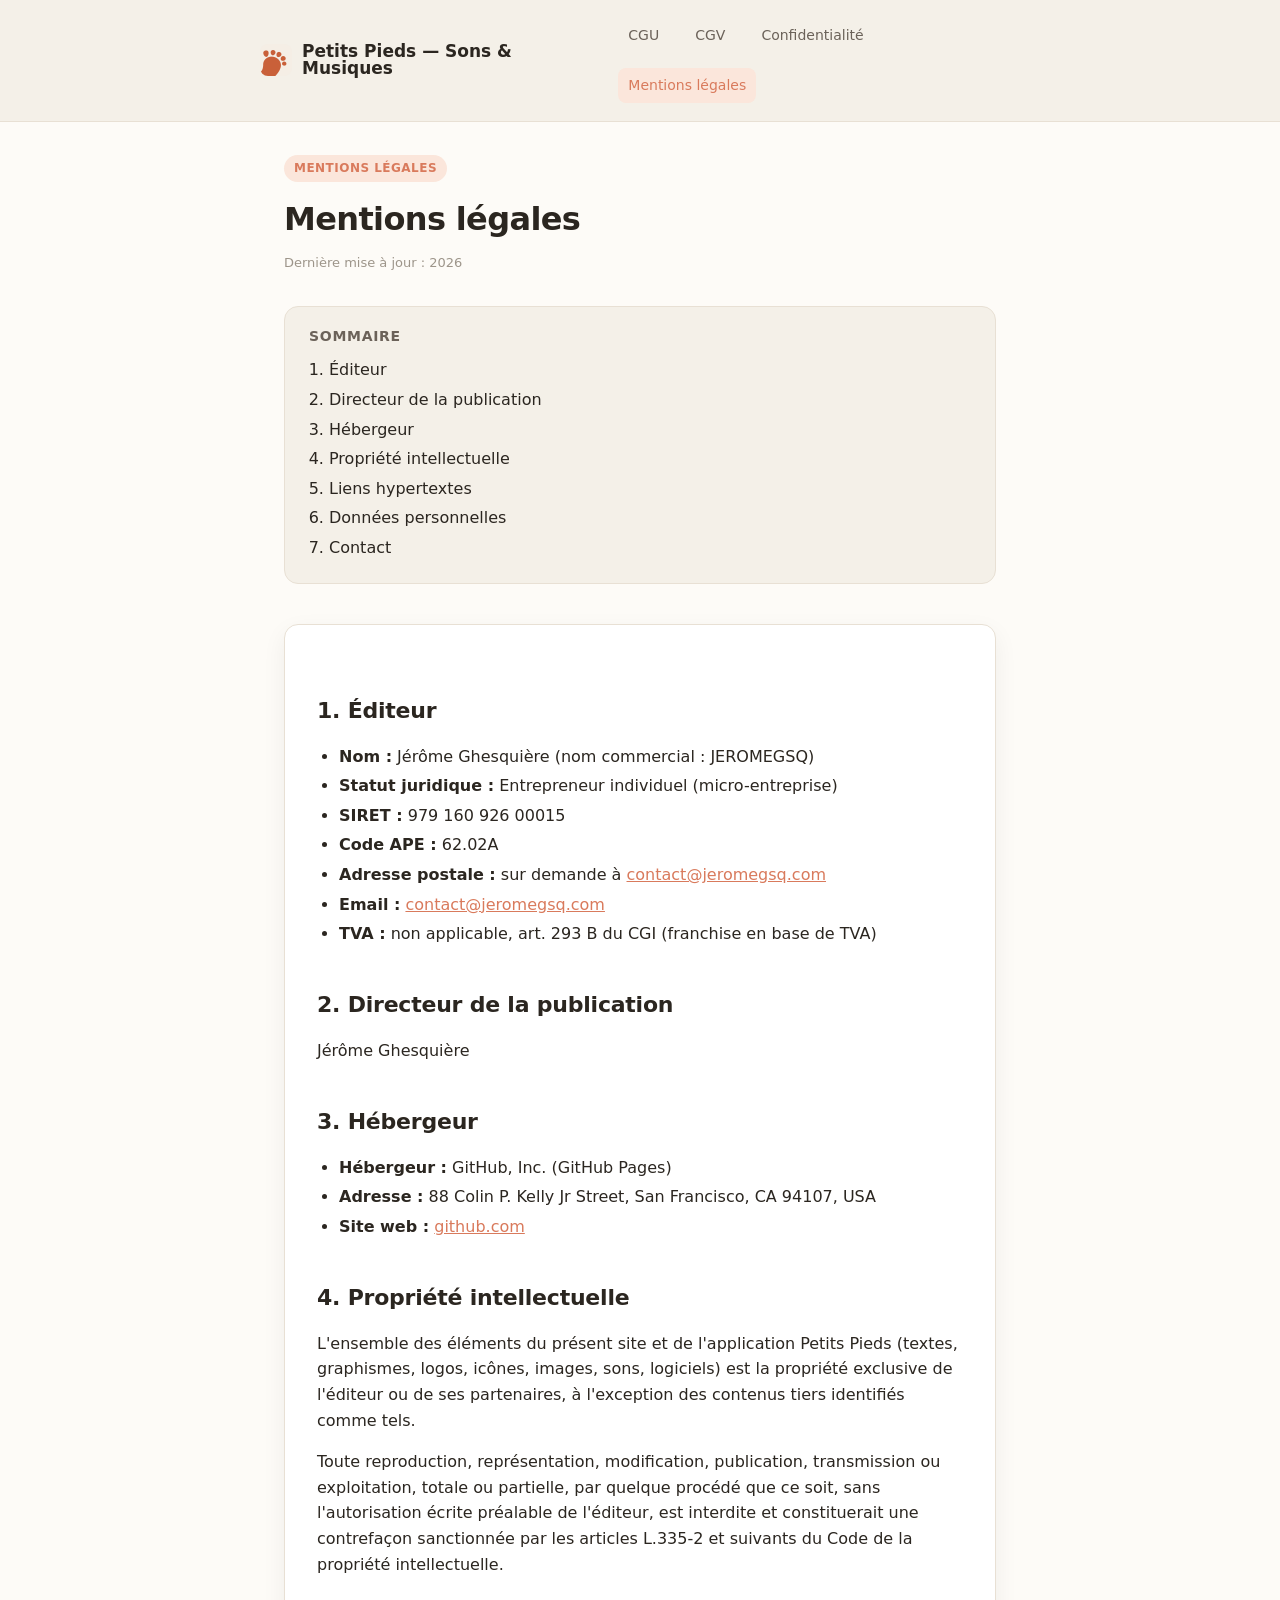
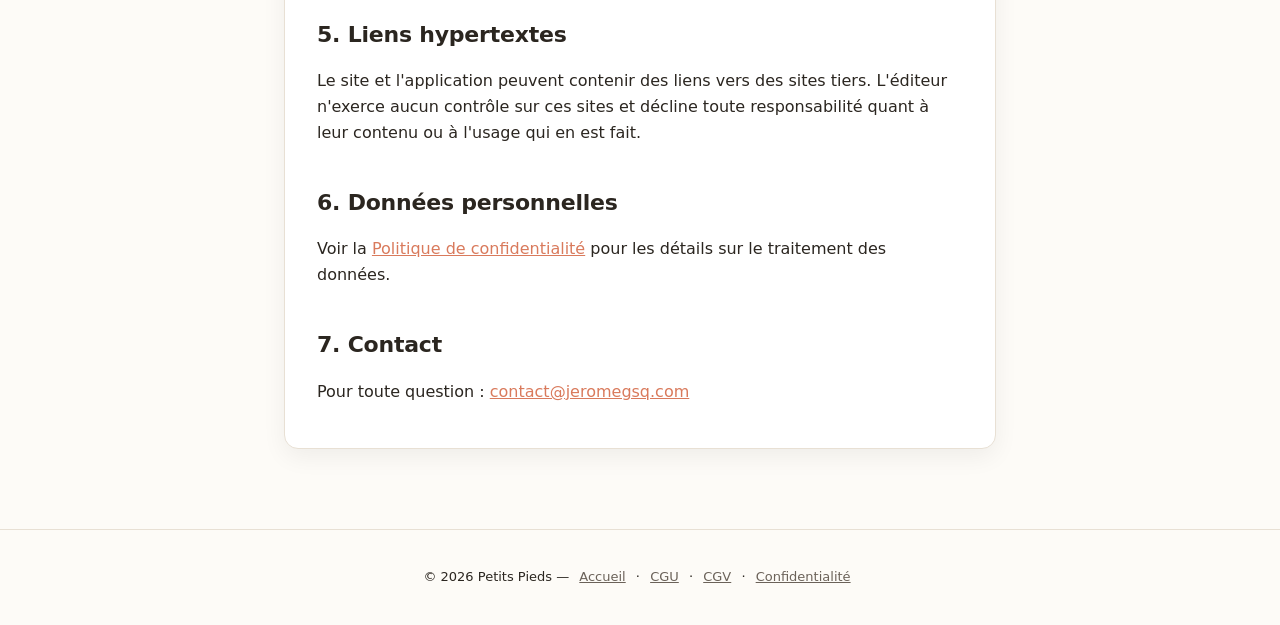
<file: mentions-legales.html>
<!DOCTYPE html>
<html lang="fr">
  <head>
    <meta charset="UTF-8" />
    <meta name="viewport" content="width=device-width, initial-scale=1.0" />
    <title>Mentions légales — Petits Pieds</title>
    <meta name="description" content="Mentions légales du site et de l'application Petits Pieds." />
    <link rel="icon" type="image/png" href="icon.png" />
    <link rel="apple-touch-icon" href="icon.png" />
    <link rel="stylesheet" href="style.css" />
  </head>
  <body>
    <header class="site">
      <div class="wrap">
        <a class="brand" href="index.html"><img src="icon.png" alt="" /><span>Petits Pieds — Sons &amp; Musiques</span></a>
        <nav>
          <a href="cgu.html">CGU</a>
          <a href="cgv.html">CGV</a>
          <a href="confidentialite.html">Confidentialité</a>
          <a href="mentions-legales.html">Mentions légales</a>
        </nav>
      </div>
    </header>

    <main>
      <span class="kicker">Mentions légales</span>
      <h1>Mentions légales</h1>
      <p class="updated">Dernière mise à jour : <span data-year>2026</span></p>

      <nav class="toc" aria-label="Sommaire">
        <h2>Sommaire</h2>
        <ol>
          <li><a href="#editeur">Éditeur</a></li>
          <li><a href="#directeur">Directeur de la publication</a></li>
          <li><a href="#hebergeur">Hébergeur</a></li>
          <li><a href="#propriete">Propriété intellectuelle</a></li>
          <li><a href="#liens">Liens hypertextes</a></li>
          <li><a href="#donnees">Données personnelles</a></li>
          <li><a href="#contact">Contact</a></li>
        </ol>
      </nav>

      <article>
        <section id="editeur">
          <h2>1. Éditeur</h2>
          <ul>
            <li><strong>Nom :</strong> Jérôme Ghesquière (nom commercial : JEROMEGSQ)</li>
            <li><strong>Statut juridique :</strong> Entrepreneur individuel (micro-entreprise)</li>
            <li><strong>SIRET :</strong> 979 160 926 00015</li>
            <li><strong>Code APE :</strong> 62.02A</li>
            <li><strong>Adresse postale :</strong> sur demande à <a href="mailto:contact@jeromegsq.com">contact@jeromegsq.com</a></li>
            <li><strong>Email :</strong> <a href="mailto:contact@jeromegsq.com">contact@jeromegsq.com</a></li>
            <li><strong>TVA :</strong> non applicable, art. 293 B du CGI (franchise en base de TVA)</li>
          </ul>
        </section>

        <section id="directeur">
          <h2>2. Directeur de la publication</h2>
          <p>Jérôme Ghesquière</p>
        </section>

        <section id="hebergeur">
          <h2>3. Hébergeur</h2>
          <ul>
            <li><strong>Hébergeur :</strong> GitHub, Inc. (GitHub Pages)</li>
            <li><strong>Adresse :</strong> 88 Colin P. Kelly Jr Street, San Francisco, CA 94107, USA</li>
            <li><strong>Site web :</strong> <a href="https://github.com" target="_blank" rel="noopener">github.com</a></li>
          </ul>
        </section>

        <section id="propriete">
          <h2>4. Propriété intellectuelle</h2>
          <p>
            L'ensemble des éléments du présent site et de l'application Petits Pieds (textes, graphismes,
            logos, icônes, images, sons, logiciels) est la propriété exclusive de l'éditeur ou de ses
            partenaires, à l'exception des contenus tiers identifiés comme tels.
          </p>
          <p>
            Toute reproduction, représentation, modification, publication, transmission ou exploitation, totale
            ou partielle, par quelque procédé que ce soit, sans l'autorisation écrite préalable de l'éditeur,
            est interdite et constituerait une contrefaçon sanctionnée par les articles L.335-2 et suivants du
            Code de la propriété intellectuelle.
          </p>
        </section>

        <section id="liens">
          <h2>5. Liens hypertextes</h2>
          <p>
            Le site et l'application peuvent contenir des liens vers des sites tiers. L'éditeur n'exerce aucun
            contrôle sur ces sites et décline toute responsabilité quant à leur contenu ou à l'usage qui en est
            fait.
          </p>
        </section>

        <section id="donnees">
          <h2>6. Données personnelles</h2>
          <p>
            Voir la <a href="confidentialite.html">Politique de confidentialité</a> pour les détails sur le
            traitement des données.
          </p>
        </section>

        <section id="contact">
          <h2>7. Contact</h2>
          <p>
            Pour toute question :
            <a href="mailto:contact@jeromegsq.com">contact@jeromegsq.com</a>
          </p>
        </section>
      </article>
    </main>

    <button id="back-to-top" aria-label="Retour en haut" title="Retour en haut">↑</button>

    <footer class="site">
      <p>
        © <span data-year>2026</span> Petits Pieds —
        <a href="index.html">Accueil</a> ·
        <a href="cgu.html">CGU</a> ·
        <a href="cgv.html">CGV</a> ·
        <a href="confidentialite.html">Confidentialité</a>
      </p>
    </footer>

    <script src="script.js"></script>
  </body>
</html>
</file>
<file: style.css>
:root {
  --bg: #fdfbf7;
  --bg-alt: #f4f0e8;
  --ink: #2b2620;
  --ink-soft: #6b6259;
  --ink-mute: #9d958a;
  --accent: #d97a5c;
  --accent-soft: #fbe6db;
  --border: #e8e0d4;
  --shadow: 0 8px 24px rgba(0, 0, 0, 0.06);
  --radius: 14px;
  --max-width: 760px;
}

* {
  box-sizing: border-box;
}

html {
  scroll-behavior: smooth;
}

body {
  margin: 0;
  font-family: -apple-system, BlinkMacSystemFont, "Segoe UI", system-ui, sans-serif;
  background: var(--bg);
  color: var(--ink);
  line-height: 1.6;
  font-size: 16px;
}

header.site {
  background: var(--bg-alt);
  border-bottom: 1px solid var(--border);
  padding: 18px 24px;
  position: sticky;
  top: 0;
  z-index: 10;
  backdrop-filter: blur(6px);
}

header.site .wrap {
  max-width: var(--max-width);
  margin: 0 auto;
  display: flex;
  align-items: center;
  justify-content: space-between;
  gap: 16px;
}

header.site .brand {
  font-weight: 700;
  font-size: 17px;
  text-decoration: none;
  color: var(--ink);
  display: inline-flex;
  align-items: center;
  gap: 10px;
  line-height: 1;
}

header.site .brand img {
  width: 32px;
  height: 32px;
  border-radius: 8px;
  display: block;
}

@media (max-width: 600px) {
  header.site .brand span {
    font-size: 14px;
  }
  header.site .brand img {
    width: 28px;
    height: 28px;
  }
}

header.site nav {
  display: flex;
  gap: 16px;
  flex-wrap: wrap;
}

header.site nav a {
  text-decoration: none;
  color: var(--ink-soft);
  font-size: 14px;
  padding: 6px 10px;
  border-radius: 8px;
  transition: background 0.15s, color 0.15s;
}

header.site nav a:hover,
header.site nav a.active {
  background: var(--accent-soft);
  color: var(--accent);
}

main {
  max-width: var(--max-width);
  margin: 0 auto;
  padding: 32px 24px 80px;
}

h1 {
  font-size: 32px;
  margin: 0 0 8px;
  letter-spacing: -0.02em;
}

h2 {
  font-size: 22px;
  margin: 40px 0 12px;
  letter-spacing: -0.01em;
}

h3 {
  font-size: 17px;
  margin: 24px 0 8px;
  color: var(--ink);
}

p,
li {
  color: var(--ink);
}

ul,
ol {
  padding-left: 22px;
}

li {
  margin: 4px 0;
}

a {
  color: var(--accent);
}

.kicker {
  display: inline-block;
  background: var(--accent-soft);
  color: var(--accent);
  padding: 4px 10px;
  border-radius: 999px;
  font-size: 12px;
  font-weight: 600;
  text-transform: uppercase;
  letter-spacing: 0.04em;
  margin-bottom: 12px;
}

.updated {
  color: var(--ink-mute);
  font-size: 13px;
  margin: 0 0 32px;
}

.toc {
  background: var(--bg-alt);
  border: 1px solid var(--border);
  border-radius: var(--radius);
  padding: 18px 24px;
  margin: 24px 0 40px;
}

.toc h2 {
  margin: 0 0 10px;
  font-size: 14px;
  text-transform: uppercase;
  letter-spacing: 0.05em;
  color: var(--ink-soft);
}

.toc ol {
  margin: 0;
  padding-left: 20px;
}

.toc a {
  text-decoration: none;
  color: var(--ink);
}

.toc a:hover {
  color: var(--accent);
}

article {
  background: #fff;
  border: 1px solid var(--border);
  border-radius: var(--radius);
  padding: 28px 32px;
  box-shadow: var(--shadow);
}

article section {
  scroll-margin-top: 80px;
}

.callout {
  background: var(--accent-soft);
  border-left: 4px solid var(--accent);
  padding: 14px 18px;
  border-radius: 8px;
  margin: 16px 0;
  font-size: 15px;
}

.grid {
  display: grid;
  grid-template-columns: repeat(auto-fit, minmax(240px, 1fr));
  gap: 16px;
  margin: 24px 0;
}

.card {
  display: block;
  background: #fff;
  border: 1px solid var(--border);
  border-radius: var(--radius);
  padding: 22px;
  text-decoration: none;
  color: var(--ink);
  transition: transform 0.15s, box-shadow 0.15s;
}

.card:hover {
  transform: translateY(-2px);
  box-shadow: var(--shadow);
}

.card h3 {
  margin: 0 0 6px;
  color: var(--accent);
}

.card p {
  margin: 0;
  font-size: 14px;
  color: var(--ink-soft);
}

footer.site {
  border-top: 1px solid var(--border);
  padding: 24px;
  text-align: center;
  font-size: 13px;
  color: var(--ink-mute);
}

footer.site a {
  color: var(--ink-soft);
  margin: 0 6px;
}

#back-to-top {
  position: fixed;
  bottom: 24px;
  right: 24px;
  width: 44px;
  height: 44px;
  border-radius: 50%;
  background: var(--accent);
  color: #fff;
  border: none;
  font-size: 20px;
  cursor: pointer;
  box-shadow: var(--shadow);
  opacity: 0;
  pointer-events: none;
  transition: opacity 0.2s;
}

#back-to-top.visible {
  opacity: 1;
  pointer-events: auto;
}

@media (max-width: 600px) {
  h1 {
    font-size: 26px;
  }
  article {
    padding: 20px 18px;
  }
  header.site nav {
    gap: 6px;
  }
  header.site nav a {
    font-size: 12px;
    padding: 5px 8px;
  }
}
</file>
